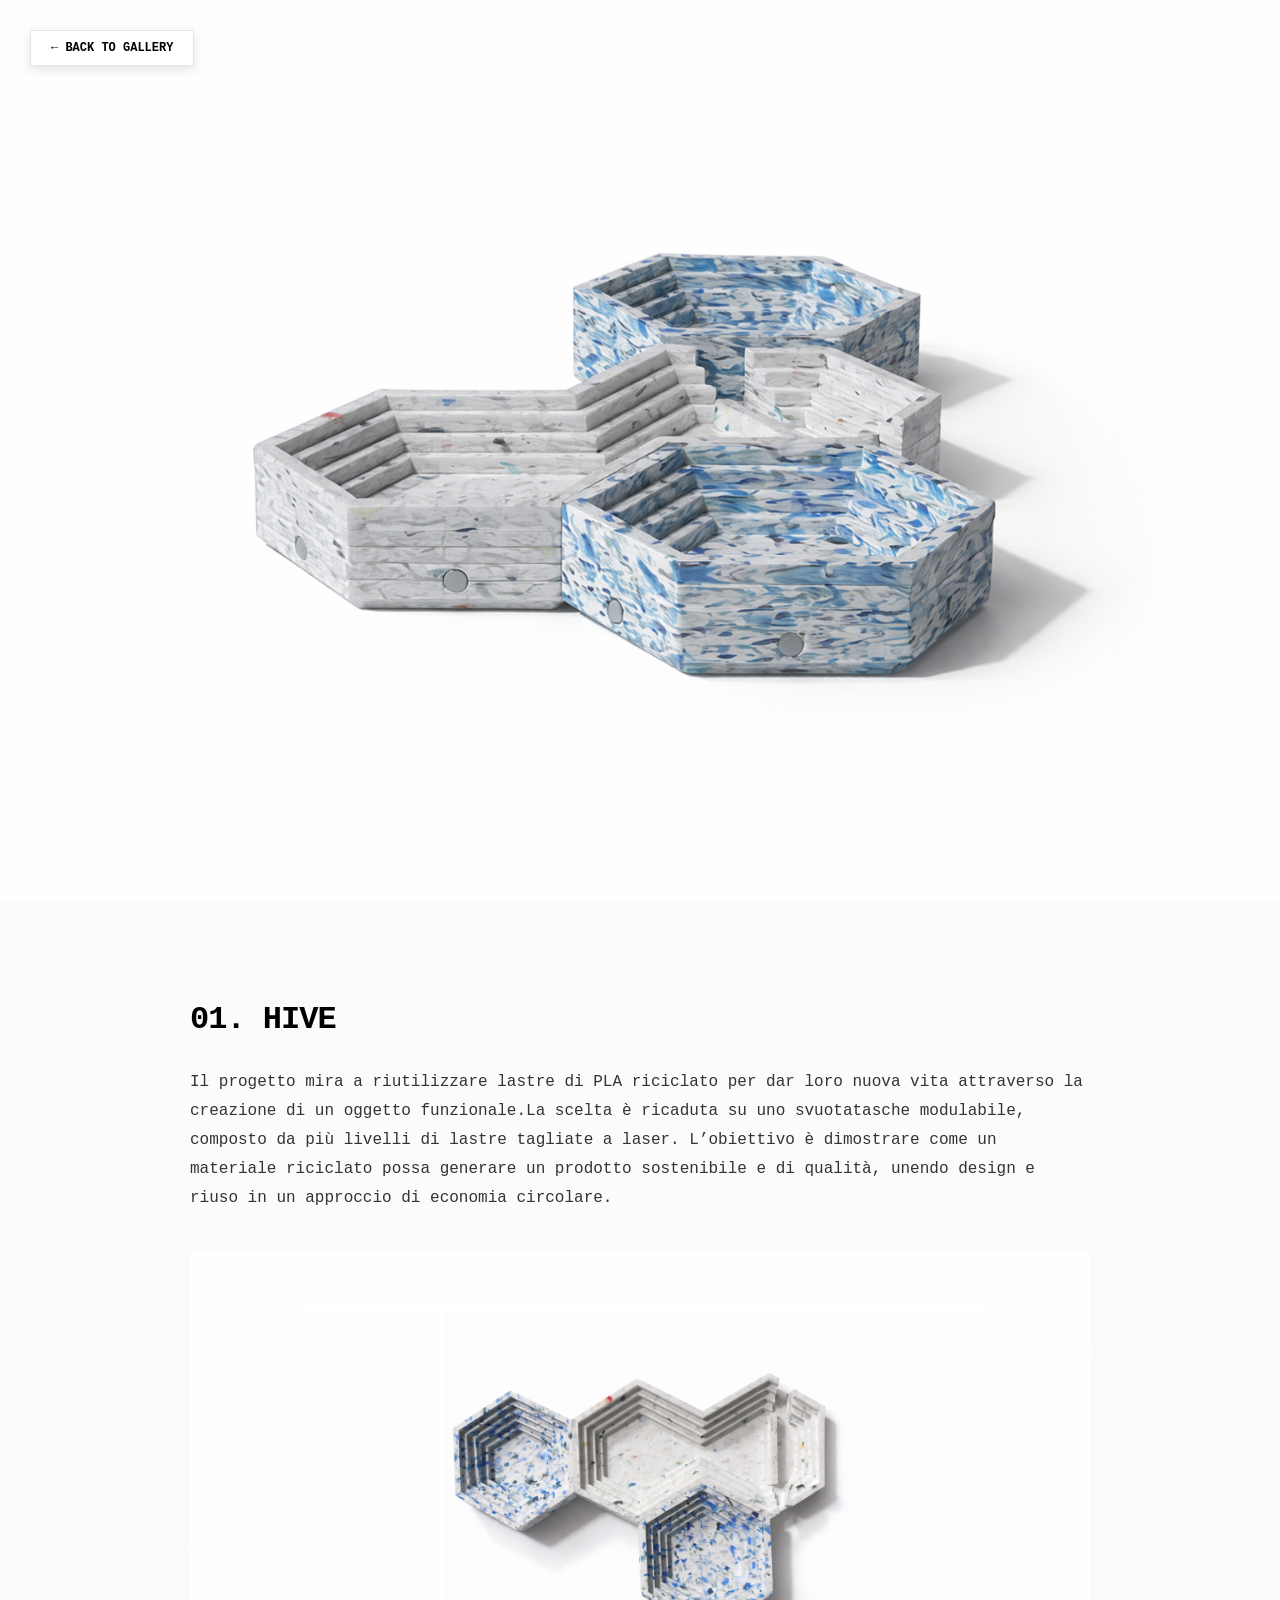
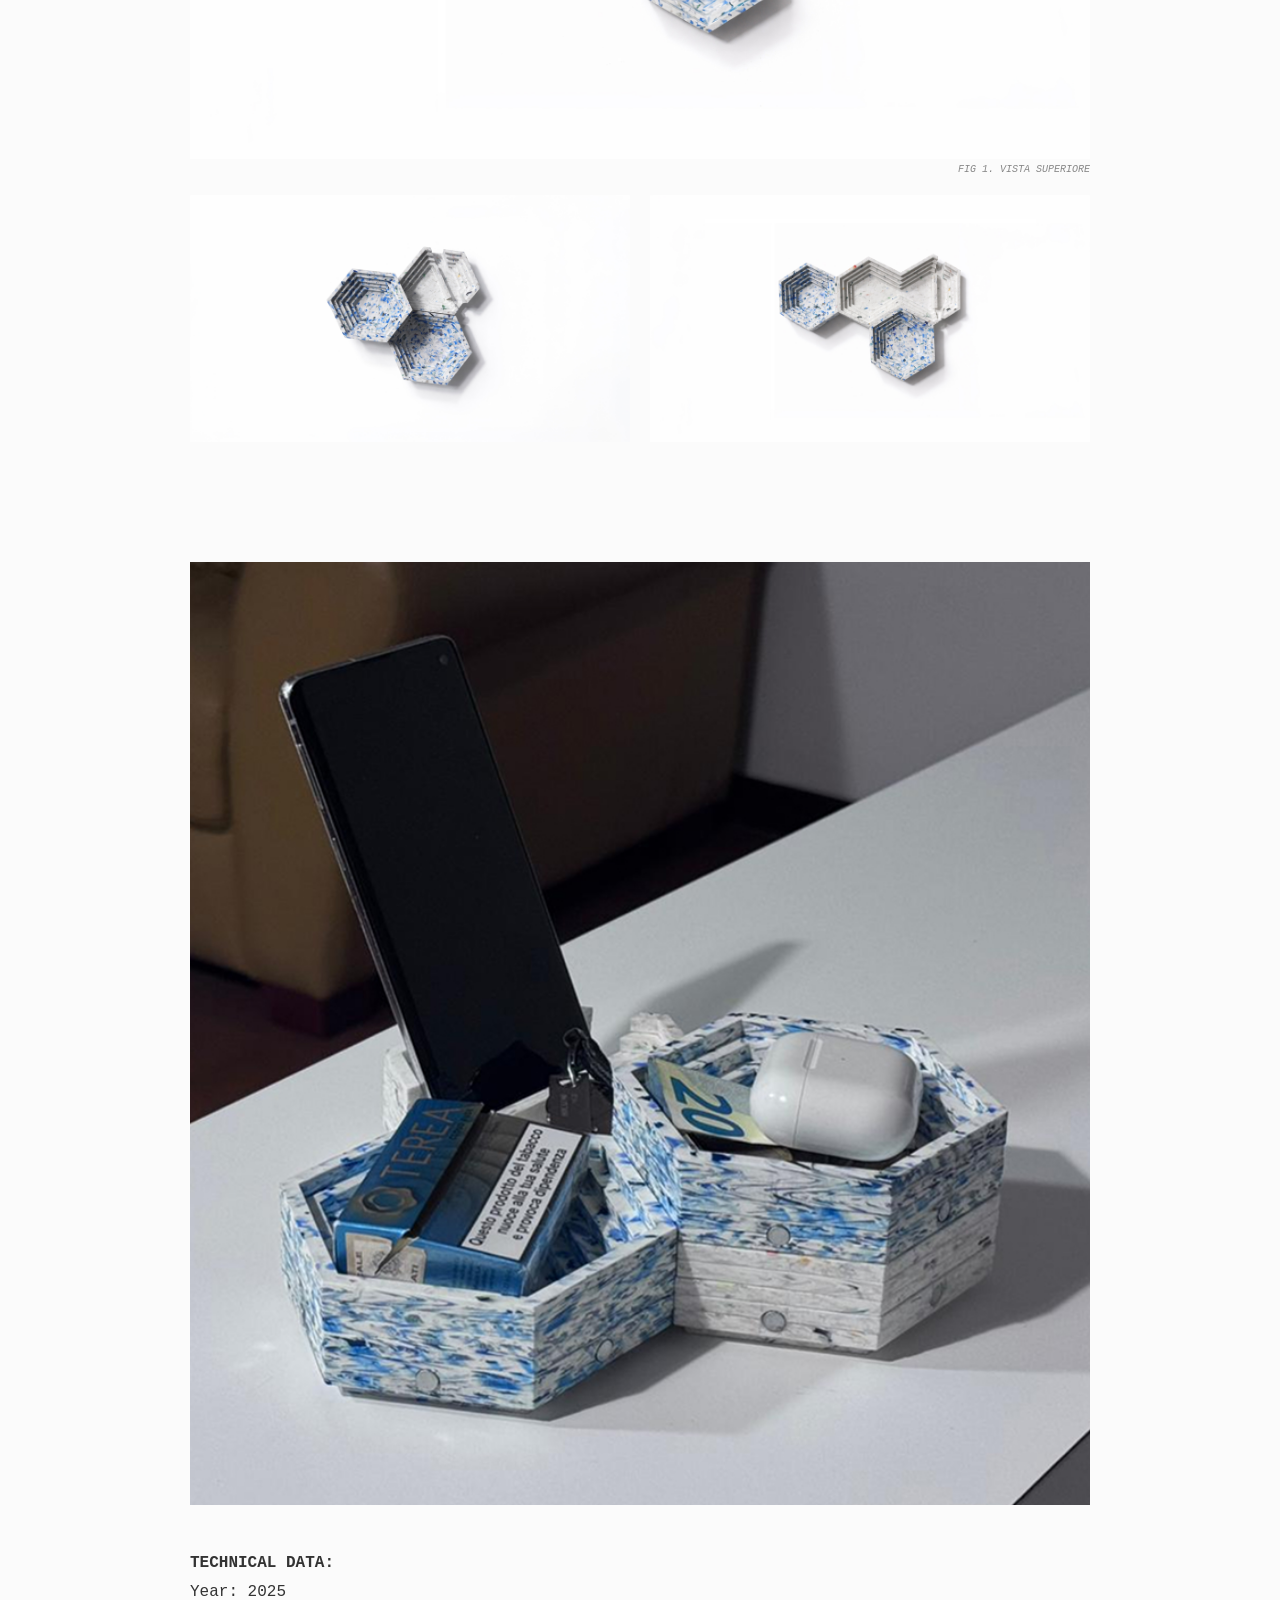
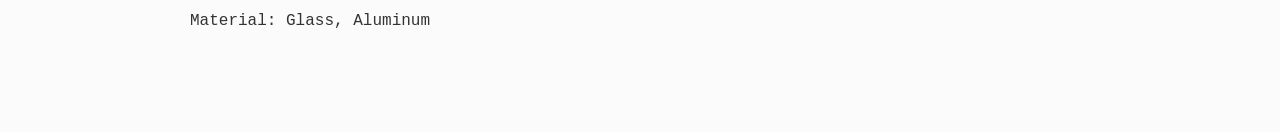
<file: project-01.html>
<!DOCTYPE html>
<html lang="it">
<head>
    <meta charset="UTF-8">
    <meta name="viewport" content="width=device-width, initial-scale=1.0">
    <title>Project 01 - Detail</title>
    <link rel="stylesheet" href="style.css">
    <style>
        /* CSS SPECIFICO: Se vuoi regole solo per QUESTA pagina, mettile qui */
        body { opacity: 0; } /* Necessario per il fade-in */
    </style>
</head>

<body class="project-body">

    <a href="index.html" class="back-button" id="backBtn">← BACK TO GALLERY</a>

    <img class="fullscreen-img" src="img/prg_01/img_05.jpg" alt="Cover">

    <div class="project-content">
        <h1 class="project-title">01. HIVE</h1>
        
        <p class="project-description">
            Il progetto mira a riutilizzare lastre di PLA riciclato per dar loro nuova vita attraverso la creazione di un oggetto funzionale.La scelta è ricaduta su uno svuotatasche modulabile, composto da più livelli di lastre tagliate a laser. L’obiettivo è dimostrare come un materiale riciclato possa generare un prodotto sostenibile e di qualità, unendo design e riuso in un approccio di economia circolare. 
        </p>

        <div class="project-grid">
            
            <div style="grid-column: span 2;">
                <img src="img/prg_01/img_03.jpg" class="img-full">
                <div class="caption">Fig 1. Vista superiore</div>
            </div>

            <div>
                <img src="img/prg_01/img_01.jpg" class="img-half">
            </div>

            <div>
                <img src="img/prg_01/img_03.jpg" class="img-half">
            </div>

            <div style="grid-column: span 2; padding: 40px 0; text-align: center;">
                <!-- <p><em>"Il design non è solo ciò che vedi, ma come funziona."</em><br>- Dettaglio tecnico della struttura</p> -->
            </div>

            <div style="grid-column: span 2;">
                <img src="img/prg_01/img_06.jpg" class="img-full">
            </div>

        </div>
        <br><br>
        <p class="project-description">
            <strong>TECHNICAL DATA:</strong><br>
            Year: 2025<br>
            Material: Glass, Aluminum
        </p>

    </div>

    <script>
        // 1. Fade In all'apertura
        window.addEventListener('load', () => {
            document.body.style.opacity = '1';
        });

        // 2. Fade Out al ritorno
        document.getElementById('backBtn').addEventListener('click', (e) => {
            e.preventDefault();
            document.body.style.opacity = '0';
            setTimeout(() => {
                window.location.href = 'index.html';
            }, 500);
        });
    </script>
</body>
</html>
</file>
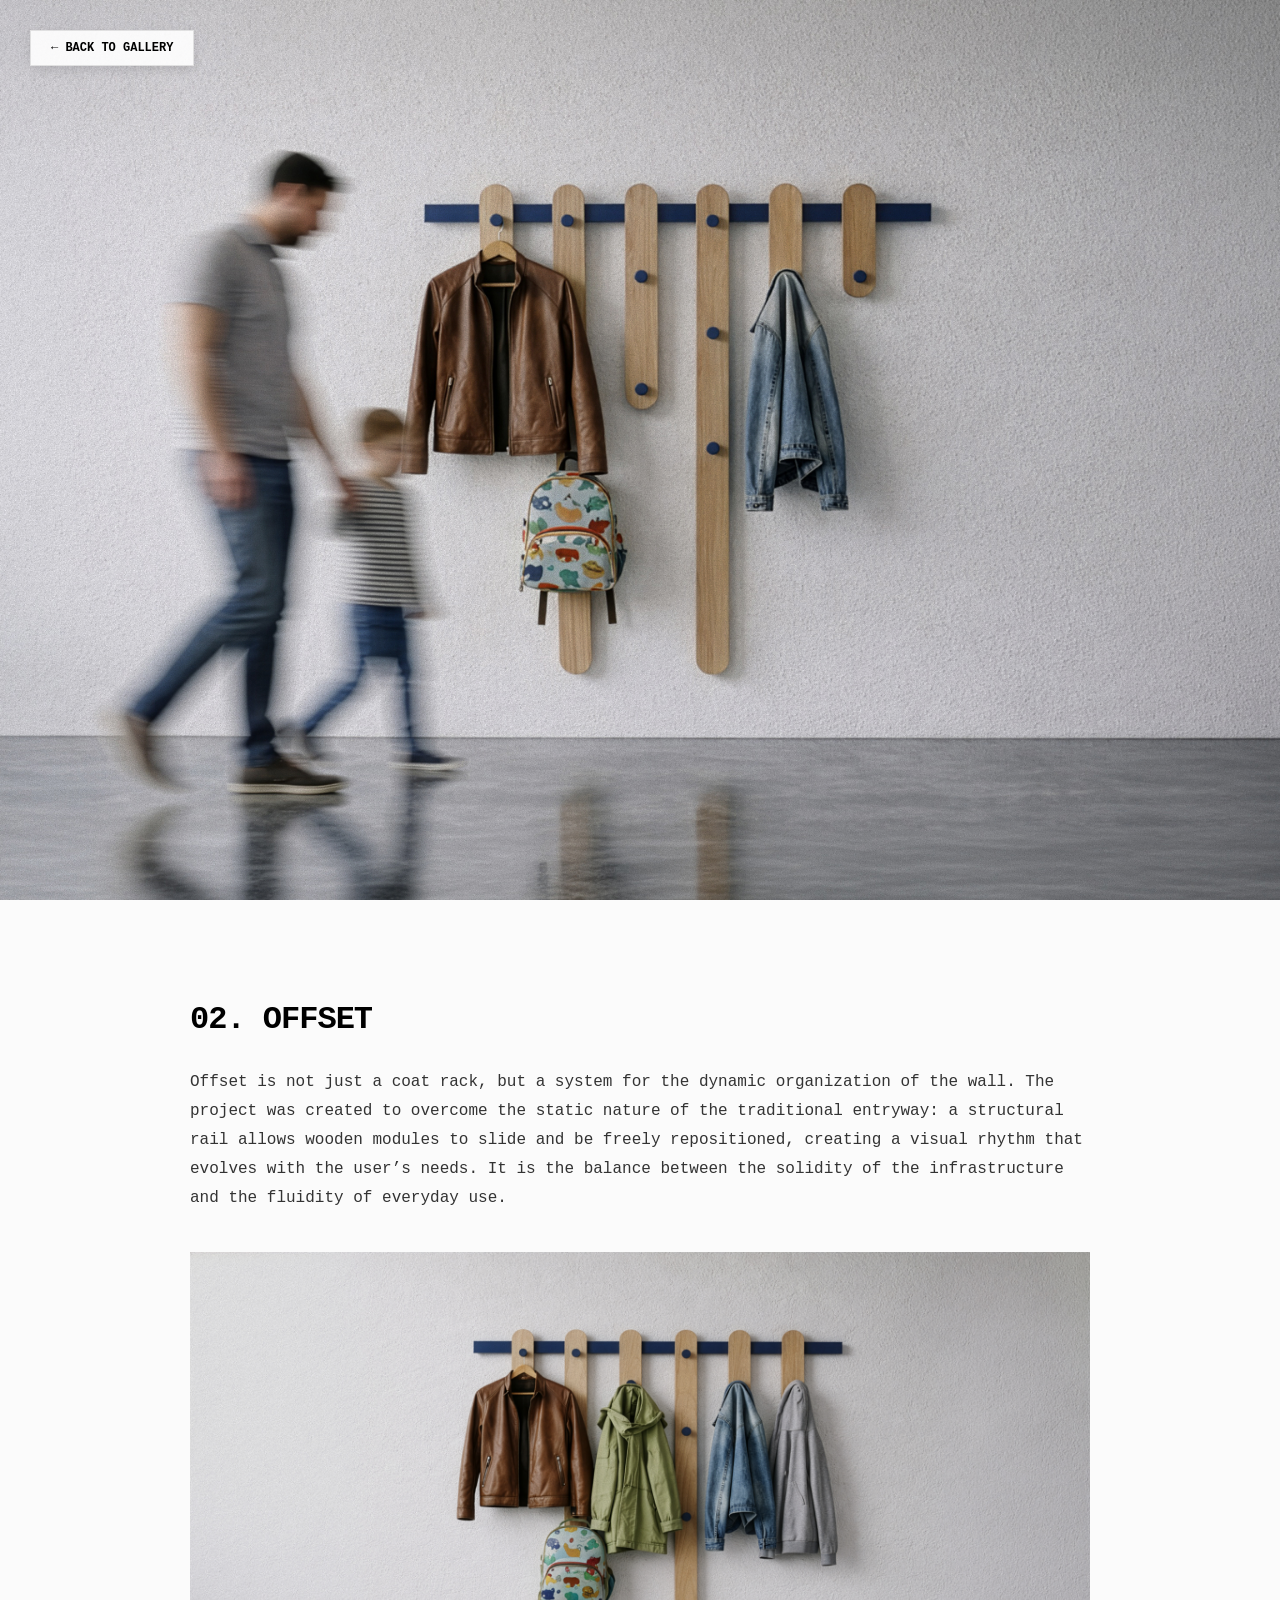
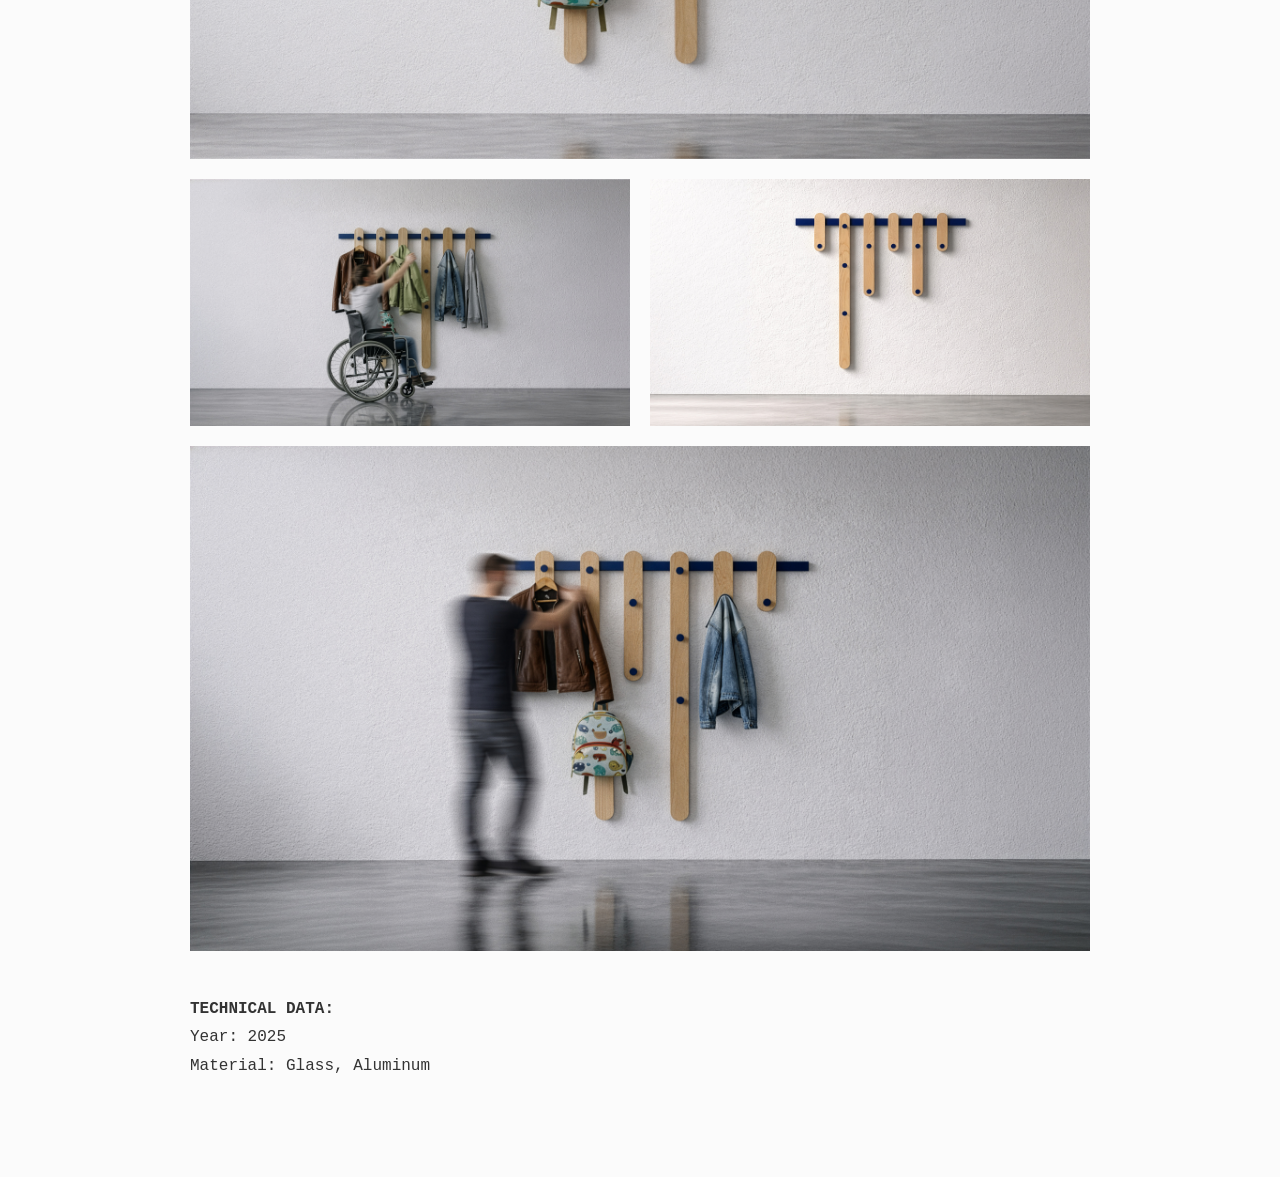
<file: project-02.html>
<!DOCTYPE html>
<html lang="it">
<head>
    <meta charset="UTF-8">
    <meta name="viewport" content="width=device-width, initial-scale=1.0">
    <title>Project 01 - Detail</title>
    <link rel="stylesheet" href="style.css">
    <style>
        /* CSS SPECIFICO: Se vuoi regole solo per QUESTA pagina, mettile qui */
        body { opacity: 0; } /* Necessario per il fade-in */
    </style>
</head>

<body class="project-body">

    <a href="index.html" class="back-button" id="backBtn">← BACK TO GALLERY</a>

    <img class="fullscreen-img" src="img/prg_02/img_02.jpg" alt="Cover">

    <div class="project-content">
        <h1 class="project-title">02. OFFSET </h1>
        
        <p class="project-description">
            Offset is not just a coat rack, but a system for the dynamic organization of the wall. The project was created to overcome the static nature of the traditional entryway: a structural rail allows wooden modules to slide and be freely repositioned,
            creating a visual rhythm that evolves with the user’s needs. It is the balance between the solidity of the infrastructure and the fluidity of everyday use.
        </p>

        <div class="project-grid">
            
            <div style="grid-column: span 2;">
                <img src="img/prg_02/img_04.png" class="img-full">
                <!-- <div class="caption">Fig 1. Vista frontale completa</div> -->
            </div>

            <div>
                <img src="img/prg_02/img_03.jpg" class="img-half">
            </div>

            <div>
                <img src="img/prg_02/img_01.jpg" class="img-half">
            </div>

            <!--
            <div style="grid-column: span 2; padding: 40px 0; text-align: center;">
                <p><em>"Il design non è solo ciò che vedi, ma come funziona."</em><br>- Dettaglio tecnico della struttura</p>
            </div>
            -->

            <div style="grid-column: span 2;">
                <img src="img/prg_02/img_05.jpg" class="img-full">
            </div> 
        

        </div>
        <br><br>
        <p class="project-description">
            <strong>TECHNICAL DATA:</strong><br>
            Year: 2025<br>
            Material: Glass, Aluminum
        </p>

    </div>

    <script>
        // 1. Fade In all'apertura
        window.addEventListener('load', () => {
            document.body.style.opacity = '1';
        });

        // 2. Fade Out al ritorno
        document.getElementById('backBtn').addEventListener('click', (e) => {
            e.preventDefault();
            document.body.style.opacity = '0';
            setTimeout(() => {
                window.location.href = 'index.html';
            }, 500);
        });
    </script>
</body>
</html>
</file>
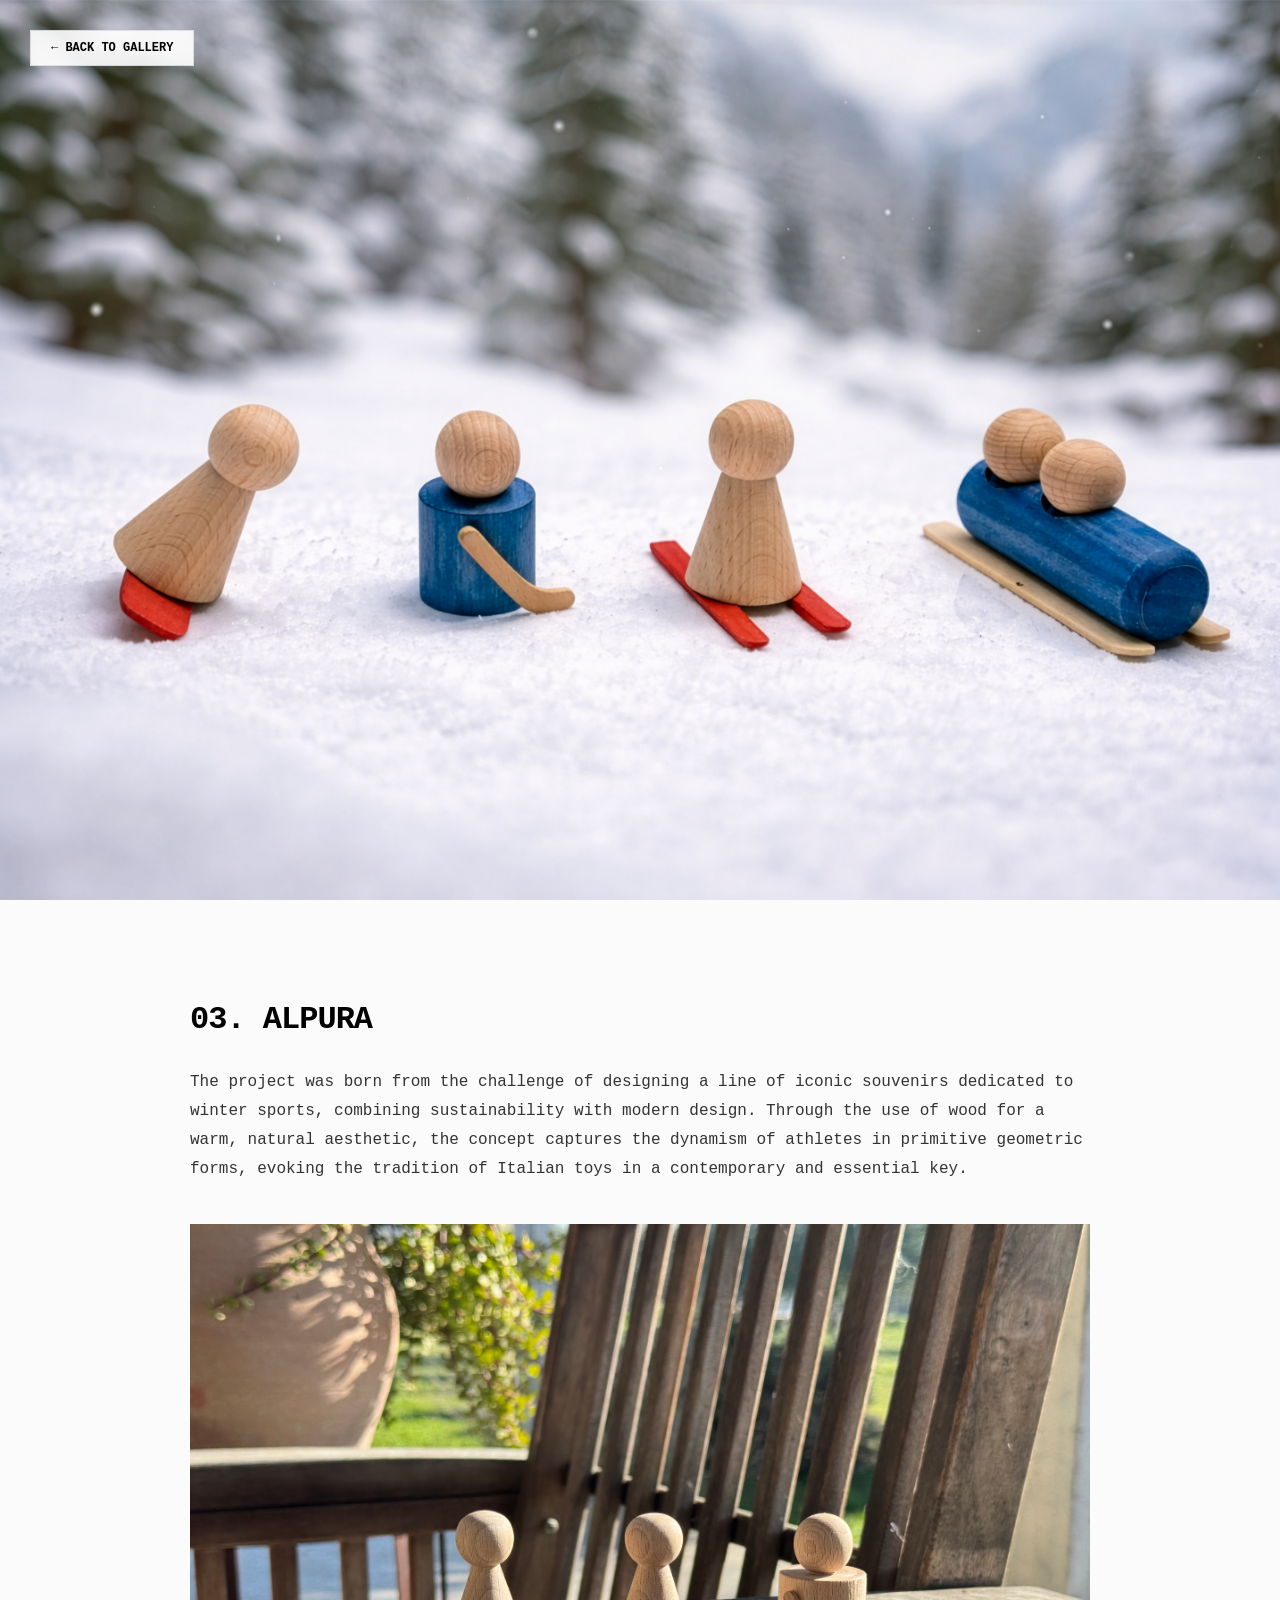
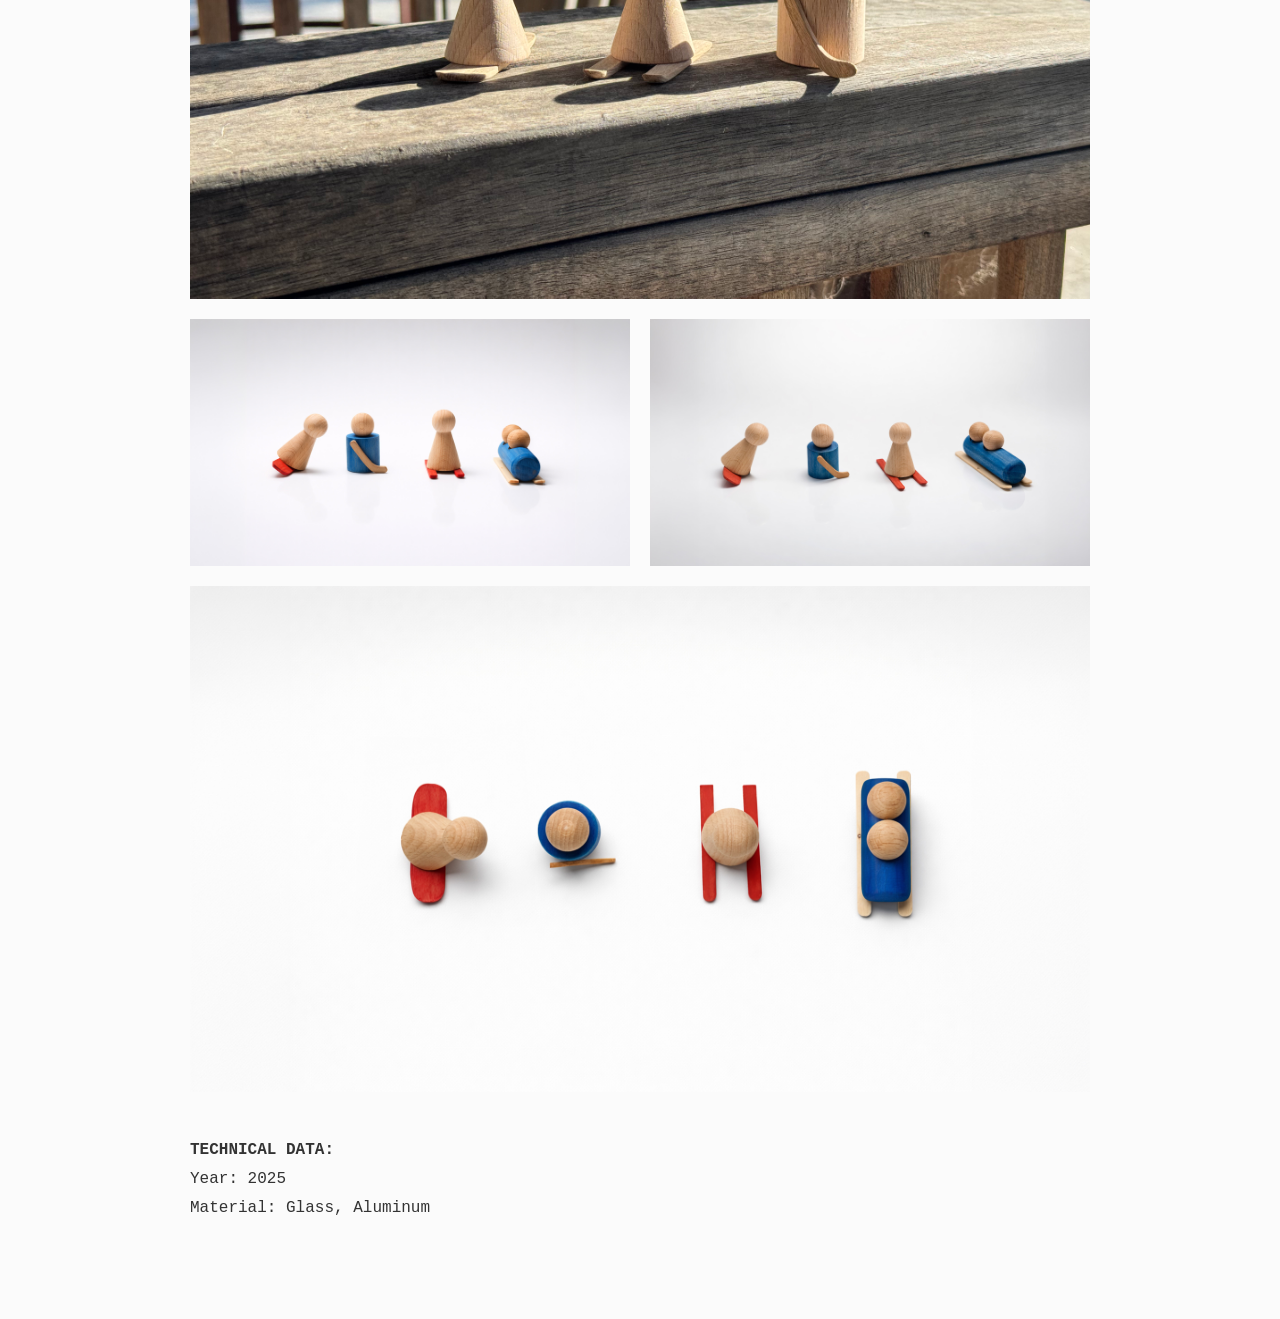
<file: project-03.html>
<!DOCTYPE html>
<html lang="it">
<head>
    <meta charset="UTF-8">
    <meta name="viewport" content="width=device-width, initial-scale=1.0">
    <title>Project 01 - Detail</title>
    <link rel="stylesheet" href="style.css">
    <style>
        /* CSS SPECIFICO: Se vuoi regole solo per QUESTA pagina, mettile qui */
        body { opacity: 0; } /* Necessario per il fade-in */
    </style>
</head>

<body class="project-body">

    <a href="index.html" class="back-button" id="backBtn">← BACK TO GALLERY</a>

    <img class="fullscreen-img" src="img/prg_03/img_01.jpg" alt="Cover">

    <div class="project-content">
        <h1 class="project-title">03. ALPURA</h1>
        
        <p class="project-description">
            The project was born from the challenge of designing a line of iconic souvenirs dedicated to winter sports, combining sustainability with modern design. Through the use of wood for a warm, natural aesthetic, the concept captures the dynamism of athletes 
            in primitive geometric forms, evoking the tradition of Italian toys in a contemporary and essential key.
        </p>

        <div class="project-grid">
            
            <div style="grid-column: span 2;">
                <img src="img/prg_03/img_05.jpg" class="img-full">
                <!-- <div class="caption">Fig 1. Vista frontale completa</div> -->
            </div>

            <div>
                <img src="img/prg_03/img_02.jpg" class="img-half">
            </div>

            <div>
                <img src="img/prg_03/img_03.jpg" class="img-half">
            </div>

            <!--
            <div style="grid-column: span 2; padding: 40px 0; text-align: center;">
                <p><em>"Il design non è solo ciò che vedi, ma come funziona."</em><br>- Dettaglio tecnico della struttura</p>
            </div>
            -->

            <div style="grid-column: span 2;">
                <img src="img/prg_03/img_04.jpg" class="img-full">
            </div>
        

        </div>
        <br><br>
        <p class="project-description">
            <strong>TECHNICAL DATA:</strong><br>
            Year: 2025<br>
            Material: Glass, Aluminum
        </p>

    </div>

    <script>
        // 1. Fade In all'apertura
        window.addEventListener('load', () => {
            document.body.style.opacity = '1';
        });

        // 2. Fade Out al ritorno
        document.getElementById('backBtn').addEventListener('click', (e) => {
            e.preventDefault();
            document.body.style.opacity = '0';
            setTimeout(() => {
                window.location.href = 'index.html';
            }, 500);
        });
    </script>
</body>
</html>
</file>
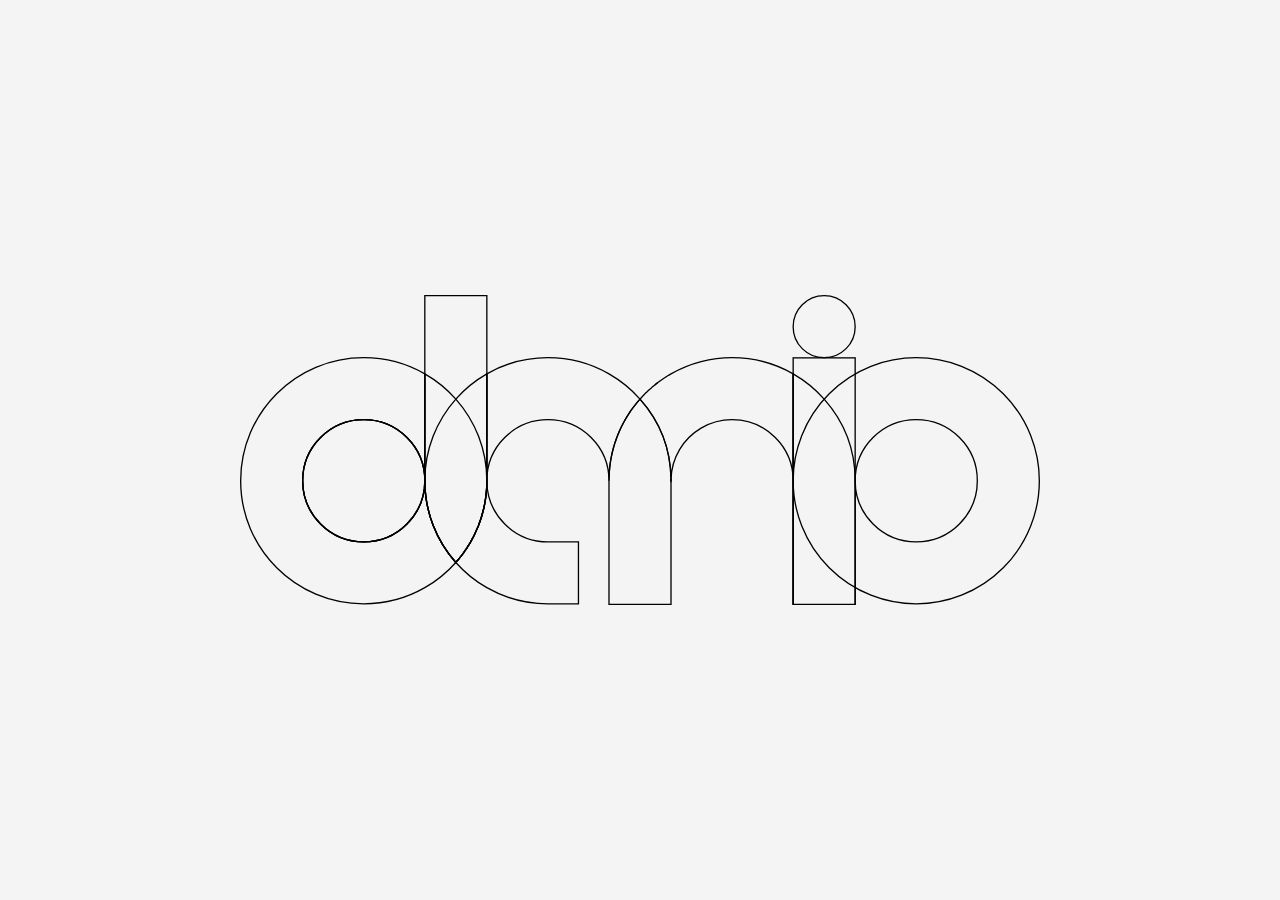
<file: prova.html>
<!DOCTYPE html>
<html lang="it">
<head>
  <meta charset="UTF-8">
  <meta name="viewport" content="width=device-width, initial-scale=1.0">
  <title>Animazione SVG Anime.js</title>
  <style>
    /* Stile opzionale per centrare l'SVG nella pagina */
    body {
      display: flex;
      justify-content: center;
      align-items: center;
      min-height: 100vh;
      margin: 0;
      background-color: #f4f4f4;
    }
    svg {
      max-width: 800px;
      width: 100%;
    }
  </style>
</head>
<body>

  <svg id="Livello_2" data-name="Livello 2" xmlns="http://www.w3.org/2000/svg" viewBox="0 0 1213.54 470.8">
    <defs>
      <style>
        .line {
          fill: none;
          stroke: #000;
          stroke-miterlimit: 10;
          stroke-width: 2px;
        }
      </style>
    </defs>
    <g id="Livello_1-2" data-name="Livello 1">
      <g>
        <path class="line" d="M327.4,405.7c-13.45,15.16-29.34,28.11-47.04,38.24-27.3,15.63-58.93,24.57-92.64,24.57C84.6,468.51,1,384.91,1,281.79S84.6,95.07,187.72,95.07c33.71,0,65.34,8.94,92.64,24.57v162.15c0-51.17-41.47-92.64-92.64-92.64s-92.65,41.47-92.65,92.64,41.48,92.65,92.65,92.65,92.64-41.48,92.64-92.65c0,47.55,17.77,90.94,47.04,123.91Z"/>
        <path class="line" d="M374.44,1v280.79c0,1.05,0,2.11-.03,3.16-.01.73-.02,1.46-.05,2.2,0,.43-.02.87-.04,1.3-.02.73-.05,1.47-.09,2.2-.02.55-.05,1.1-.08,1.65-.04.78-.09,1.56-.14,2.34-.06.87-.13,1.73-.2,2.59,0,.07,0,.14-.02.21-.07.95-.16,1.9-.26,2.84-.12,1.26-.26,2.52-.41,3.78-.09.86-.2,1.71-.32,2.56,0,.03,0,.06-.01.08-.1.77-.2,1.53-.32,2.29-.06.45-.13.89-.2,1.34-.12.8-.25,1.6-.38,2.39-.17,1.01-.34,2.01-.53,3.01-.18.99-.37,1.97-.56,2.95-.21,1.01-.42,2.02-.64,3.02-1.07,4.95-2.34,9.82-3.81,14.61-.51,1.67-1.04,3.32-1.59,4.97-.1.3-.2.59-.3.88-.62,1.85-1.28,3.68-1.97,5.49-.33.88-.66,1.75-1,2.61-.13.3-.24.6-.36.9-.28.68-.55,1.35-.83,2.03-.79,1.91-1.62,3.81-2.47,5.69-.37.82-.75,1.64-1.14,2.45-.42.9-.85,1.79-1.28,2.67-.44.89-.88,1.77-1.33,2.65-.45.88-.9,1.75-1.37,2.62-.92,1.74-1.87,3.46-2.85,5.17-.79,1.38-1.6,2.76-2.43,4.12-.42.7-.86,1.4-1.3,2.1-.41.66-.82,1.32-1.24,1.97-.02.02-.03.05-.05.07-.43.68-.87,1.35-1.32,2.02-.44.67-.89,1.34-1.34,2-.45.67-.91,1.33-1.37,1.99-.46.66-.92,1.31-1.39,1.96-.37.52-.75,1.04-1.14,1.56-1.53,2.09-3.11,4.15-4.73,6.17-.49.61-.98,1.21-1.47,1.81-.51.62-1.02,1.24-1.54,1.85-.51.61-1.03,1.22-1.56,1.83-.52.61-1.05,1.21-1.58,1.81-29.27-32.97-47.04-76.36-47.04-123.91V1h94.08Z"/>
        <rect class="line" x="839.1" y="95.37" width="94.06" height="374.43"/>
        <path class="line" d="M280.36,281.79c0,51.17-41.47,92.65-92.64,92.65s-92.65-41.48-92.65-92.65,41.48-92.64,92.65-92.64,92.64,41.47,92.64,92.64Z"/>
        <path class="line" d="M280.36,281.79c0,51.17-41.47,92.65-92.64,92.65s-92.65-41.48-92.65-92.65,41.48-92.64,92.65-92.64,92.64,41.47,92.64,92.64Z"/>
        <path class="line" d="M374.44,281.79c0,1.05,0,2.11-.03,3.16-.01.73-.02,1.46-.05,2.2,0,.43-.02.87-.04,1.3-.02.73-.05,1.47-.09,2.2-.02.55-.05,1.1-.08,1.65-.04.78-.09,1.56-.14,2.34-.06.87-.13,1.73-.2,2.59,0,.07,0,.14-.02.21-.07.95-.16,1.9-.26,2.84-.12,1.26-.26,2.52-.41,3.78-.09.86-.2,1.71-.32,2.56,0,.03,0,.06-.01.08-.1.77-.2,1.53-.32,2.29-.06.45-.13.89-.2,1.34-.12.8-.25,1.6-.38,2.39-.17,1.01-.34,2.01-.53,3.01-.18.99-.37,1.97-.56,2.95-.21,1.01-.42,2.02-.64,3.02-1.07,4.95-2.34,9.82-3.81,14.61-.51,1.67-1.04,3.32-1.59,4.97-.1.3-.2.59-.3.88-.62,1.85-1.28,3.68-1.97,5.49-.33.88-.66,1.75-1,2.61-.13.3-.24.6-.36.9-.28.68-.55,1.35-.83,2.03-.79,1.91-1.62,3.81-2.47,5.69-.37.82-.75,1.64-1.14,2.45-.42.9-.85,1.79-1.28,2.67-.44.89-.88,1.77-1.33,2.65-.45.88-.9,1.75-1.37,2.62-.92,1.74-1.87,3.46-2.85,5.17-.79,1.38-1.6,2.76-2.43,4.12-.42.7-.86,1.4-1.3,2.1-.41.66-.82,1.32-1.24,1.97-.02.02-.03.05-.05.07-.43.68-.87,1.35-1.32,2.02-.44.67-.89,1.34-1.34,2-.45.67-.91,1.33-1.37,1.99-.46.66-.92,1.31-1.39,1.96-.37.52-.75,1.04-1.14,1.56-1.53,2.09-3.11,4.15-4.73,6.17-.49.61-.98,1.21-1.47,1.81-.51.62-1.02,1.24-1.54,1.85-.51.61-1.03,1.22-1.56,1.83-.52.61-1.05,1.21-1.58,1.81-29.27-32.97-47.04-76.36-47.04-123.91V119.64c17.7,10.13,33.59,23.08,47.04,38.24,29.27,32.97,47.04,76.36,47.04,123.91Z"/>
        <path class="line" d="M374.44,119.64v162.15c0,1.05,0,2.11-.03,3.16-.01.73-.02,1.46-.05,2.2,0,.43-.02.87-.04,1.3-.02.73-.05,1.47-.09,2.2-.02.55-.05,1.1-.08,1.65-.04.78-.09,1.56-.14,2.34-.06.87-.13,1.73-.2,2.59,0,.07,0,.14-.02.21-.07.95-.16,1.9-.26,2.84-.12,1.26-.26,2.52-.41,3.78-.09.86-.2,1.71-.32,2.56,0,.03,0,.06-.01.08-.1.77-.2,1.53-.32,2.29-.06.45-.13.89-.2,1.34-.12.8-.25,1.6-.38,2.39-.17,1.01-.34,2.01-.53,3.01-.18.99-.37,1.97-.56,2.95-.21,1.01-.42,2.02-.64,3.02-1.07,4.95-2.34,9.82-3.81,14.61-.51,1.67-1.04,3.32-1.59,4.97-.1.3-.2.59-.3.88-.62,1.85-1.28,3.68-1.97,5.49-.33.88-.66,1.75-1,2.61-.13.3-.24.6-.36.9-.28.68-.55,1.35-.83,2.03-.79,1.91-1.62,3.81-2.47,5.69-.37.82-.75,1.64-1.14,2.45-.42.9-.85,1.79-1.28,2.67-.44.89-.88,1.77-1.33,2.65-.45.88-.9,1.75-1.37,2.62-.92,1.74-1.87,3.46-2.85,5.17-.79,1.38-1.6,2.76-2.43,4.12-.42.7-.86,1.4-1.3,2.1-.41.66-.82,1.32-1.24,1.97-.02.02-.03.05-.05.07-.43.68-.87,1.35-1.32,2.02-.44.67-.89,1.34-1.34,2-.45.67-.91,1.33-1.37,1.99-.46.66-.92,1.31-1.39,1.96-.37.52-.75,1.04-1.14,1.56-1.53,2.09-3.11,4.15-4.73,6.17-.49.61-.98,1.21-1.47,1.81-.51.62-1.02,1.24-1.54,1.85-.51.61-1.03,1.22-1.56,1.83-.52.61-1.05,1.21-1.58,1.81-29.27-32.97-47.04-76.36-47.04-123.91s17.77-90.94,47.04-123.91c13.45-15.16,29.34-28.11,47.04-38.24Z"/>
        <path class="line" d="M513.41,374.44v94.07h-46.32c-33.72,0-65.35-8.94-92.65-24.57-17.7-10.13-33.59-23.08-47.04-38.24.53-.6,1.06-1.2,1.58-1.81.53-.61,1.05-1.22,1.56-1.83.53-.61,1.04-1.23,1.54-1.85.5-.6.99-1.2,1.47-1.81,1.62-2.02,3.2-4.08,4.73-6.17.39-.52.77-1.04,1.14-1.56.47-.65.93-1.3,1.39-1.96.46-.66.92-1.32,1.37-1.99.46-.66.9-1.33,1.34-2,.45-.67.89-1.34,1.32-2.02.02-.02.03-.05.05-.07.42-.65.84-1.31,1.24-1.97.44-.7.88-1.4,1.3-2.1.83-1.36,1.64-2.73,2.43-4.12.98-1.71,1.93-3.43,2.85-5.17.47-.87.93-1.75,1.37-2.62.45-.88.9-1.76,1.33-2.65.44-.88.87-1.78,1.28-2.67.39-.82.77-1.63,1.14-2.45.85-1.88,1.68-3.78,2.47-5.69.28-.67.56-1.35.83-2.03.12-.3.23-.6.36-.9.34-.86.67-1.73,1-2.61.34-.91.68-1.81,1.01-2.73h0c.33-.92.65-1.84.96-2.76.1-.29.2-.58.3-.88.56-1.64,1.09-3.3,1.59-4.97.37-1.2.72-2.4,1.06-3.61.69-2.41,1.32-4.85,1.91-7.3.29-1.23.57-2.46.84-3.7.22-1,.43-2.01.64-3.02.19-.98.38-1.96.56-2.95.19-1,.36-2,.53-3.01.13-.8.26-1.59.38-2.39.07-.45.14-.89.2-1.34.11-.76.22-1.52.32-2.29.01-.02.01-.05.01-.08.12-.85.22-1.71.32-2.56.15-1.26.29-2.52.41-3.78.1-.94.18-1.89.26-2.84.01-.07.02-.14.02-.21.07-.86.14-1.73.2-2.59.05-.78.1-1.56.14-2.34.03-.55.06-1.1.08-1.65.04-.73.07-1.47.09-2.2.02-.43.03-.87.04-1.3.03-.73.04-1.46.05-2.2.02-1.05.03-2.1.03-3.16,0,51.17,41.48,92.65,92.65,92.65h46.32Z"/>
        <path class="line" d="M362.49,347.65c.69-1.82,1.34-3.65,1.97-5.49-.62,1.85-1.28,3.68-1.97,5.49Z"/>
        <path class="line" d="M366.35,336.31c1.46-4.79,2.74-9.66,3.81-14.61-1.07,4.95-2.34,9.82-3.81,14.61Z"/>
        <path class="line" d="M606.77,157.88c-.9,1.01-1.78,2.03-2.65,3.06-.42.49-.84.99-1.26,1.49-3.51,4.22-6.83,8.59-9.96,13.11-.49.7-.97,1.41-1.45,2.12-1.75,2.6-3.44,5.25-5.06,7.94-.5.84-1,1.68-1.49,2.53-.5.87-1,1.73-1.48,2.6-.37.66-.73,1.31-1.09,1.97-.26.47-.51.95-.77,1.43-.4.75-.8,1.51-1.19,2.27-.84,1.63-1.65,3.27-2.44,4.93-.55,1.13-1.08,2.27-1.59,3.41-.3.66-.6,1.32-.89,1.99-.37.84-.73,1.68-1.08,2.52-.2.47-.4.94-.59,1.41-.25.59-.49,1.18-.72,1.77-.34.84-.67,1.69-1,2.54-.25.66-.5,1.32-.74,1.99-.22.58-.43,1.16-.64,1.75-.52,1.44-1.02,2.89-1.5,4.34-.18.55-.36,1.11-.54,1.66-.41,1.26-.8,2.53-1.17,3.8-.61,2.05-1.19,4.11-1.72,6.18-.14.52-.27,1.03-.4,1.55-.39,1.56-.76,3.13-1.11,4.7-.14.63-.28,1.26-.41,1.89-.48,2.23-.91,4.47-1.3,6.72-.19,1.09-.37,2.18-.54,3.28-.02.15-.05.3-.07.44-.21,1.37-.4,2.75-.58,4.12-.09.71-.18,1.41-.26,2.11-.07.59-.14,1.18-.2,1.77-.03.2-.05.41-.07.61-.06.58-.12,1.15-.18,1.73-.02.18-.03.37-.05.56-.11,1.13-.2,2.27-.29,3.42-.04.59-.09,1.18-.12,1.77-.13,1.97-.23,3.95-.3,5.93-.04,1.17-.07,2.34-.09,3.52v.09c0,.3-.02.6-.03.9,0,.66-.02,1.32-.02,1.99,0-51.17-41.48-92.64-92.64-92.64s-92.65,41.47-92.65,92.64V119.64c27.3-15.63,58.93-24.57,92.65-24.57s65.34,8.94,92.64,24.57c17.7,10.13,33.59,23.09,47.04,38.24Z"/>
        <path class="line" d="M653.81,280.2v1.59c0,.74,0,1.48,0,2.23v-4.46c0,.22,0,.43,0,.64Z"/>
        <path class="line" d="M653.8,279.56v189.94h-94.07v-187.71c0-.67.01-1.33.02-1.99.01-.3.02-.6.03-.9v-.09c.02-1.18.05-2.35.09-3.52.07-1.99.16-3.96.3-5.93.03-.59.08-1.18.12-1.77.09-1.15.18-2.29.29-3.42.02-.19.03-.38.05-.56.06-.58.12-1.15.18-1.73.02-.2.04-.41.07-.61.06-.59.13-1.18.2-1.77.08-.7.17-1.4.26-2.11.18-1.37.37-2.75.58-4.12.02-.14.05-.29.07-.44.17-1.09.35-2.19.54-3.28.39-2.25.82-4.49,1.3-6.72.13-.63.27-1.26.41-1.89.35-1.57.72-3.14,1.11-4.7.13-.52.26-1.03.4-1.55.53-2.07,1.11-4.13,1.72-6.18.37-1.27.76-2.54,1.17-3.8.18-.55.36-1.11.54-1.66.48-1.45.98-2.9,1.5-4.34.21-.59.42-1.17.64-1.75.24-.67.49-1.33.74-1.99.33-.85.66-1.7,1-2.54.23-.59.47-1.18.72-1.77.19-.47.39-.94.59-1.41.35-.84.71-1.68,1.08-2.52.29-.67.59-1.33.89-1.99.51-1.14,1.04-2.28,1.59-3.41.79-1.66,1.6-3.3,2.44-4.93.39-.76.79-1.52,1.19-2.27.26-.48.51-.96.77-1.43.36-.66.72-1.31,1.09-1.97.48-.87.98-1.73,1.48-2.6.49-.85.99-1.69,1.49-2.53,1.62-2.69,3.31-5.34,5.06-7.94.48-.71.96-1.42,1.45-2.12,3.13-4.52,6.45-8.89,9.96-13.11.42-.5.84-1,1.26-1.49.87-1.03,1.75-2.05,2.65-3.06,28.81,32.45,46.48,75.01,47.03,121.68Z"/>
        <path class="line" d="M559.87,275.29c.07-1.99.16-3.96.3-5.93-.13,1.97-.23,3.95-.3,5.93Z"/>
        <path class="line" d="M633.9,132.79c-1.58,1.2-3.15,2.42-4.69,3.67,1.54-1.25,3.11-2.48,4.69-3.67Z"/>
        <path class="line" d="M839.1,119.65v349.85h0v-187.71c0-51.17-41.48-92.64-92.64-92.64-17.18,0-33.26,4.67-47.04,12.82-26.87,15.86-45.04,44.89-45.6,78.23,0-.21,0-.42,0-.64-.55-46.67-18.22-89.23-47.03-121.68.1-.11.19-.21.29-.32.51-.58,1.03-1.16,1.57-1.73.34-.38.69-.76,1.04-1.14.67-.73,1.35-1.45,2.04-2.16.4-.42.8-.83,1.2-1.24.45-.46.9-.93,1.37-1.38.62-.63,1.25-1.26,1.89-1.87.56-.55,1.12-1.09,1.69-1.64.26-.25.52-.49.79-.74.51-.48,1.03-.96,1.55-1.44.76-.7,1.53-1.4,2.3-2.08.47-.42.95-.84,1.43-1.25.4-.35.8-.7,1.2-1.03.38-.34.76-.66,1.15-.99.46-.38.92-.77,1.39-1.15.51-.43,1.02-.85,1.54-1.26,1.54-1.25,3.11-2.47,4.69-3.67.7-.53,1.41-1.06,2.12-1.58.24-.18.48-.36.72-.53.47-.34.95-.69,1.43-1.03.7-.5,1.4-.99,2.1-1.47,1.11-.77,2.23-1.53,3.36-2.27.55-.37,1.1-.73,1.65-1.07.5-.34,1-.66,1.51-.97.31-.2.62-.4.93-.59.6-.38,1.21-.76,1.83-1.13.55-.34,1.11-.67,1.67-1,.85-.51,1.72-1.02,2.58-1.51,14.15-8.1,29.45-14.4,45.61-18.59,15.03-3.9,30.79-5.98,47.04-5.98,33.71,0,65.34,8.94,92.64,24.57,0,0,0,0,0,.01Z"/>
        <path class="line" d="M653.8,279.56c0,.22,0,.43,0,.64v.36c0,.41,0,.82,0,1.23v-2.23Z"/>
        <path class="line" d="M933.17,281.79v187.71h-94.07V119.65c17.7,10.13,33.59,23.08,47.03,38.24,29.05,32.72,46.77,75.7,47.03,122.82,0,.36,0,.72,0,1.08Z"/>
        <circle class="line" cx="1025.82" cy="281.79" r="92.65"/>
        <circle class="line" cx="1025.82" cy="281.79" r="186.72"/>
        <circle class="line" cx="886.13" cy="48.04" r="47.04"/>
      </g>
    </g>
  </svg>

  <script type="module">
    import { animate, svg, stagger } from 'https://esm.sh/animejs';

    animate(svg.createDrawable('.line'), {
      draw: ['0 0', '0 1', '1 1'],
      ease: 'inOutQuad',
      duration: 2000,
      delay: stagger(100),
      loop: true
    });
  </script>

</body>
</html>
</file>
<file: style.css>
/* --- IMPOSTAZIONI GENERALI --- */
body {
    margin: 0;
    padding: 0;
    background-color: #fbfbfb;
    font-family: 'Courier New', Courier, monospace;
    color: #000;
    text-transform: uppercase;
    font-size: 12px;
    height: 100vh;
    overflow: hidden;
    opacity: 1; 
    transition: opacity 0.5s ease-in-out;
}

body.fade-out { opacity: 0; }

body.project-body {
    height: auto !important;
    overflow-y: auto !important;
    overflow-x: hidden;
}

/* --- STILE LINK CURRICULUM --- */
.btn-cv {
    text-decoration: underline; /* Aggiunge la sottolineatura */
    color: inherit;             
    font-weight: bold;          
    font-size: 12px;            
    transition: opacity 0.3s ease; 
}

.btn-cv:hover {
    opacity: 0.6;               
    text-decoration: none;      /* Opzionale: la sottolineatura sparisce quando ci passi sopra */
    cursor: pointer;
}

/* --- HEADER & FOOTER --- */
header, footer {
    padding: 20px 40px;
    display: flex;
    justify-content: space-between;
    width: 100%;
    box-sizing: border-box;
    z-index: 100;
    background-color: #fbfbfb; 
}

.nav-center { text-align: center; }
.nav-right { text-align: right; }

/* --- HOME MAIN --- */
main {
    flex-grow: 1;
    display: flex;
    align-items: center;
    justify-content: center;
    width: 100%;
    position: relative;
}

.gallery-container {
    display: flex;
    align-items: center;
    justify-content: center;
    gap: 20px; 
    height: 80vh; 
    padding: 0 20px;
    width: 100%;
}

/* --- GALLERY ITEM --- */
.gallery-item {
    position: relative;
    width: 200px;  
    height: 300px; 
    cursor: pointer;
    transition: all 0.5s cubic-bezier(0.25, 1, 0.5, 1);
    overflow: hidden;
    filter: grayscale(100%);
    flex-shrink: 1;
    box-shadow: 0 4px 15px rgba(0,0,0,0.1); 
    border: 1px solid rgba(0,0,0,0.05); 
}

.gallery-item img {
    position: absolute;
    top: 0;
    left: 0;
    width: 100%;
    height: 100%;
    object-fit: cover;
    transition: opacity 0.5s ease, transform 0.5s ease;
}

.img-default { opacity: 1; z-index: 1; }
.img-hover { opacity: 0; z-index: 2; }

/* --- EFFETTI MOUSE --- */
.gallery-item:hover {
    width: 450px;
    height: 550px;
    filter: grayscale(0%);
    z-index: 50;
    box-shadow: 0 30px 60px rgba(0,0,0,0.25); 
    border-color: transparent;
}

.gallery-item:hover .img-hover { opacity: 1; }

.item-info {
    position: absolute;
    bottom: 20px;
    left: 20px;
    color: #000;
    background-color: rgba(255, 255, 255, 0.9);
    padding: 12px;
    font-size: 11px;
    line-height: 1.4;
    font-weight: bold;
    min-width: 140px;
    opacity: 0;
    transform: translateY(20px);
    transition: all 0.4s ease;
    pointer-events: none;
    z-index: 10;
    box-shadow: 0 2px 10px rgba(0,0,0,0.1);
}

.gallery-item:hover .item-info {
    opacity: 1;
    transform: translateY(0);
    transition-delay: 0.2s;
}

.gallery-container:has(.gallery-item:hover) .gallery-item:not(:hover) {
    opacity: 0.4;
    filter: grayscale(100%);
    box-shadow: none;
}

/* --- STILI UTILITY PROGETTO --- */
.fullscreen-img { display: block; width: 100%; height: 100vh; object-fit: cover; object-position: center; }
.project-content { background-color: #fbfbfb; padding: 80px 40px; max-width: 900px; margin: 0 auto; min-height: 60vh; }
.project-title { font-size: 32px; margin-bottom: 30px; letter-spacing: -1px; }
.project-description { font-size: 16px; line-height: 1.8; color: #333; text-transform: none; }
.project-grid { display: grid; grid-template-columns: 1fr 1fr; gap: 20px; margin-top: 40px; }
.img-full { grid-column: span 2; width: 100%; height: auto; display: block; }
.img-half { width: 100%; height: 100%; object-fit: cover; display: block; }
.caption { font-size: 10px; color: #888; margin-top: 5px; text-align: right; font-style: italic; }
.back-button { position: fixed; top: 30px; left: 30px; z-index: 200; text-decoration: none; color: #000; background: rgba(255,255,255, 0.9); padding: 10px 20px; font-weight: bold; border: 1px solid rgba(0,0,0,0.1); box-shadow: 0 4px 10px rgba(0,0,0,0.1); transition: transform 0.2s; }
.back-button:hover { transform: scale(1.05); }


/* --- NUOVO LOADER PROJECTS & STARTUP --- */
.loader-overlay {
    position: fixed;
    top: 0;
    left: 0;
    width: 100%;
    height: 100%;
    background-color: #fbfbfb;
    z-index: 9999;
    display: flex;
    align-items: center;
    justify-content: center;
    
    /* CAMBIAMENTO: Parte visibile di default (opacity 1) */
    opacity: 1; 
    pointer-events: all;
    transition: opacity 0.5s ease;
}

.loader-overlay.active {
    opacity: 1;
    pointer-events: all;
}

/* Questa classe servirà per nasconderlo al caricamento completato */
.loader-overlay.hidden {
    opacity: 0;
    pointer-events: none;
}

/* Lo stile dell'SVG è gestito internamente o via classi .line */
.line {
    fill: none;
    stroke: #000;
    stroke-miterlimit: 10;
    stroke-width: 2px;
}
</file>
